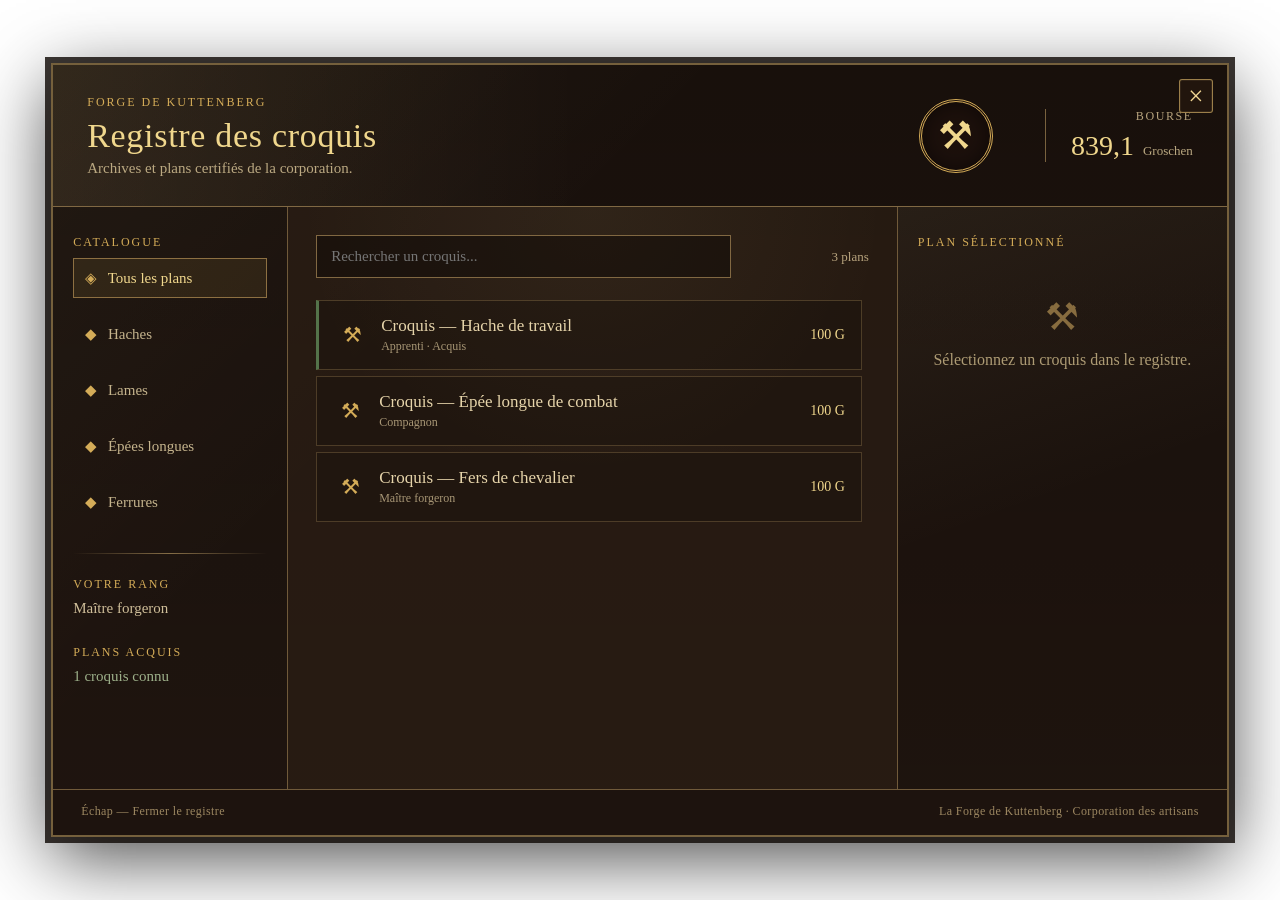
<file: kcRP/ui/forge-register/index.html>
<!doctype html>
<html lang="fr">
<head>
  <meta charset="utf-8">
  <meta name="viewport" content="width=device-width, initial-scale=1">
  <title>Registre de la Forge</title>
  <link rel="stylesheet" href="style.css">
</head>
<body>
  <main class="register">
    <header class="register__header">
      <section>
        <p class="eyebrow">Forge de Kuttenberg</p>
        <h1>Registre des croquis</h1>
        <p class="subtitle">Archives et plans certifiés de la corporation.</p>
      </section>

      <section class="seal" aria-label="Sceau de la Forge">
        <span>⚒</span>
      </section>

      <section class="purse">
        <span class="purse__label">Bourse</span>
        <strong id="player-money">—</strong>
        <span class="currency">Groschen</span>
      </section>
      <button
        id="close-button"
        class="close-button"
        type="button"
        aria-label="Fermer le registre"
        title="Fermer le registre"
      >
        ×
      </button>
    </header>

    <section class="register__body">
      <aside class="sidebar">
        <p class="section-label">Catalogue</p>

        <button class="filter active" data-filter="all">
          <span>◈</span> Tous les plans
        </button>

        <button class="filter" data-filter="axe">
          <span>◆</span> Haches
        </button>

        <button class="filter" data-filter="sword">
          <span>◆</span> Lames
        </button>

        <button class="filter" data-filter="longsword">
          <span>◆</span> Épées longues
        </button>

        <button class="filter" data-filter="horseshoe">
          <span>◆</span> Ferrures
        </button>

        <div class="sidebar__rule"></div>

        <p class="section-label">Votre rang</p>
        <p id="player-rank" class="rank">Membre de la Forge</p>

        <p class="section-label section-label--lower">Plans acquis</p>
        <p id="known-count" class="known-count">0 croquis connus</p>
      </aside>

      <section class="catalogue">
        <div class="catalogue__toolbar">
          <input
            id="search"
            type="search"
            placeholder="Rechercher un croquis..."
            autocomplete="off"
          >
          <span id="catalogue-count" class="catalogue-count">Catalogue en attente</span>
        </div>

        <div id="sketch-list" class="sketch-list">
          <div class="empty-state">
            <span>⚒</span>
            <p>Le registre attend les croquis de la forge.</p>
          </div>
        </div>
      </section>

      <aside class="detail">
        <p class="section-label">Plan sélectionné</p>

        <div id="detail-empty" class="detail-empty">
          <span>⚒</span>
          <p>Sélectionnez un croquis dans le registre.</p>
        </div>

        <div id="detail-content" class="detail-content hidden">
          <span id="detail-tier" class="tier-badge">Apprenti</span>
          <h2 id="detail-name">—</h2>
          <p id="detail-description">
            Croquis de forge certifié par la corporation de Kuttenberg.
          </p>

          <dl class="details">
            <div>
              <dt>Rang requis</dt>
              <dd id="detail-rank">—</dd>
            </div>
            <div>
              <dt>Prix</dt>
              <dd><span id="detail-price">—</span> Groschen</dd>
            </div>
            <div>
              <dt>Statut</dt>
              <dd id="detail-status">Disponible</dd>
            </div>
          </dl>

          <button id="buy-button" class="buy-button" disabled>
            Acheter le croquis
          </button>

          <p class="lore">
            « Un bon plan guide la main. Un bon forgeron le dépasse. »
          </p>
        </div>
      </aside>
    </section>

    <footer class="register__footer">
      <span>Échap — Fermer le registre</span>
      <span>La Forge de Kuttenberg · Corporation des artisans</span>
    </footer>
  </main>

  <script src="app.js"></script>
</body>
</html>
</file>
<file: kcRP/ui/forge-register/style.css>
:root {
  --ink: #1e1711;
  --paper: #d8c9a6;
  --paper-dark: #b9a47b;
  --leather: #261912;
  --leather-light: #3a281d;
  --iron: #50473c;
  --gold: #d4ac58;
  --gold-light: #f0d78d;
  --red: #873d2b;
  --green: #54734a;
  --muted: #82765f;
}

* {
  box-sizing: border-box;
}

html,
body {
  width: 100%;
  height: 100%;
  margin: 0;
  overflow: hidden;
}

body {
  color: var(--paper);
  font-family: Georgia, "Times New Roman", serif;
  background: transparent;
  user-select: none;
}

.register {
  width: min(1480px, 92vw);
  height: min(800px, 86vh);
  margin: 7vh auto;
  display: grid;
  grid-template-rows: 142px 1fr 46px;
  border: 2px solid #75603c;
  background:
    linear-gradient(135deg, rgba(255, 239, 194, .05), transparent 35%),
    linear-gradient(180deg, rgba(0, 0, 0, .22), transparent),
    var(--leather);
  box-shadow:
    0 0 0 6px rgba(18, 12, 8, .82),
    0 20px 70px rgba(0, 0, 0, .72);
}

.register__header {
  padding: 26px 34px;
  display: grid;
  grid-template-columns: 1fr 100px auto;
  align-items: center;
  gap: 26px;
  border-bottom: 1px solid #806843;
  background:
    linear-gradient(90deg, rgba(255, 224, 143, .08), transparent 45%),
    rgba(0, 0, 0, .2);
}

.eyebrow,
.section-label {
  margin: 0;
  color: var(--gold);
  font-size: 12px;
  letter-spacing: 2px;
  text-transform: uppercase;
}

h1,
h2,
p {
  margin-top: 0;
}

h1 {
  margin: 7px 0 5px;
  color: var(--gold-light);
  font-size: 34px;
  font-weight: normal;
  letter-spacing: .7px;
}

.subtitle {
  margin-bottom: 0;
  color: #bba982;
  font-size: 15px;
}

.seal {
  width: 74px;
  height: 74px;
  display: grid;
  place-items: center;
  border: 3px double var(--gold);
  border-radius: 50%;
  color: var(--gold-light);
  font-size: 39px;
  background: rgba(30, 18, 13, .6);
  box-shadow: inset 0 0 20px rgba(0, 0, 0, .5);
}

.purse {
  padding-left: 25px;
  border-left: 1px solid #79623e;
  text-align: right;
}

.purse__label {
  display: block;
  color: #b7a37d;
  font-size: 12px;
  letter-spacing: 1.6px;
  text-transform: uppercase;
}

.purse strong {
  display: inline-block;
  margin-top: 6px;
  color: var(--gold-light);
  font-size: 28px;
  font-weight: normal;
}

.currency {
  margin-left: 5px;
  color: #bba982;
  font-size: 13px;
}

.register__body {
  min-height: 0;
  display: grid;
  grid-template-columns: 235px minmax(360px, 1fr) 330px;
}

.sidebar,
.detail {
  padding: 28px 20px;
  background: rgba(15, 10, 8, .3);
}

.sidebar {
  border-right: 1px solid #705a3a;
}

.detail {
  border-left: 1px solid #705a3a;
  background:
    linear-gradient(160deg, rgba(232, 211, 161, .07), transparent 50%),
    rgba(15, 10, 8, .34);
}

.filter {
  width: 100%;
  margin: 8px 0;
  padding: 10px 11px;
  border: 1px solid transparent;
  color: #c5b48d;
  text-align: left;
  font: inherit;
  font-size: 15px;
  cursor: pointer;
  background: transparent;
}

.filter:hover,
.filter.active {
  border-color: #8d7042;
  color: var(--gold-light);
  background: rgba(208, 167, 76, .1);
}

.filter span {
  margin-right: 7px;
  color: var(--gold);
}

.sidebar__rule {
  height: 1px;
  margin: 23px 0;
  background: linear-gradient(90deg, transparent, #856d46, transparent);
}

.section-label--lower {
  margin-top: 28px;
}

.rank,
.known-count {
  margin: 8px 0 0;
  color: #cfbe99;
  font-size: 15px;
}

.known-count {
  color: #9db08a;
}

.catalogue {
  min-width: 0;
  padding: 28px;
  background:
    radial-gradient(circle at top, rgba(246, 223, 166, .05), transparent 45%),
    rgba(42, 29, 20, .64);
}

.catalogue__toolbar {
  display: flex;
  align-items: center;
  gap: 14px;
  margin-bottom: 16px;
}

#search {
  width: 100%;
  padding: 12px 14px;
  border: 1px solid #816842;
  outline: none;
  color: var(--paper);
  font: inherit;
  font-size: 15px;
  background: rgba(12, 8, 6, .46);
}

#search:focus {
  border-color: var(--gold);
  box-shadow: 0 0 0 2px rgba(212, 172, 88, .12);
}

.catalogue-count {
  min-width: 124px;
  color: #b7a37d;
  font-size: 13px;
  text-align: right;
}

.sketch-list {
  height: calc(100% - 58px);
  overflow-y: auto;
  padding-right: 7px;
}

.sketch-list::-webkit-scrollbar {
  width: 7px;
}

.sketch-list::-webkit-scrollbar-thumb {
  background: #76603e;
}

.sketch-row {
  width: 100%;
  margin: 6px 0;
  padding: 15px 16px;
  display: grid;
  grid-template-columns: 34px 1fr auto;
  align-items: center;
  gap: 12px;
  border: 1px solid rgba(146, 119, 76, .4);
  color: var(--paper);
  text-align: left;
  font: inherit;
  cursor: pointer;
  background: rgba(15, 10, 7, .25);
}

.sketch-row:hover,
.sketch-row.selected {
  border-color: #b18a45;
  background: rgba(207, 167, 78, .1);
}

.sketch-row.locked {
  opacity: .48;
}

.sketch-row.known {
  border-left: 3px solid var(--green);
}

.sketch-icon {
  color: var(--gold);
  font-size: 21px;
  text-align: center;
}

.sketch-name {
  display: block;
  color: #e6d4aa;
  font-size: 17px;
}

.sketch-meta {
  display: block;
  margin-top: 3px;
  color: #a79675;
  font-size: 12px;
}

.sketch-price {
  color: var(--gold-light);
  font-size: 14px;
  white-space: nowrap;
}

.empty-state,
.detail-empty {
  min-height: 180px;
  display: grid;
  place-content: center;
  color: #ad9b74;
  text-align: center;
}

.empty-state span,
.detail-empty span {
  margin-bottom: 12px;
  color: #876c3f;
  font-size: 38px;
}

.detail-content.hidden {
  display: none;
}

.tier-badge {
  display: inline-block;
  margin: 19px 0 14px;
  padding: 5px 9px;
  border: 1px solid #987a41;
  color: var(--gold-light);
  font-size: 12px;
  letter-spacing: 1px;
  text-transform: uppercase;
}

.detail h2 {
  margin-bottom: 12px;
  color: #ead8af;
  font-size: 26px;
  font-weight: normal;
}

.detail-content > p {
  color: #bca987;
  font-size: 15px;
  line-height: 1.55;
}

.details {
  margin: 27px 0;
  border-top: 1px solid #725d3c;
}

.details div {
  padding: 11px 0;
  display: flex;
  justify-content: space-between;
  border-bottom: 1px solid #725d3c;
}

.details dt {
  color: #9f8b67;
  font-size: 13px;
}

.details dd {
  margin: 0;
  color: #e4d1a6;
  font-size: 14px;
}

.buy-button {
  width: 100%;
  padding: 14px;
  border: 1px solid #b88e42;
  color: #20170d;
  font: inherit;
  font-size: 16px;
  cursor: pointer;
  background: linear-gradient(#e3c577, #aa7934);
}

.buy-button:hover:not(:disabled) {
  background: linear-gradient(#f0d993, #bd8e44);
}

.buy-button:disabled {
  cursor: not-allowed;
  opacity: .42;
}

.lore {
  margin-top: 26px !important;
  color: #8f7b59 !important;
  font-size: 13px !important;
  font-style: italic;
  text-align: center;
}

.register__footer {
  padding: 14px 28px;
  display: flex;
  justify-content: space-between;
  border-top: 1px solid #705a3a;
  color: #9c8761;
  font-size: 12px;
  letter-spacing: .4px;
  background: rgba(0, 0, 0, .24);
}

body.clickable {
  pointer-events: auto;
}

input,
button {
  pointer-events: auto;
}

.register__header {
  position: relative;
}

.close-button {
  position: absolute;
  top: 14px;
  right: 14px;
  z-index: 20;

  display: grid;
  place-items: center;

  width: 34px;
  height: 34px;
  padding: 0;

  border: 1px solid rgba(221, 185, 108, 0.65);
  border-radius: 3px;

  background: rgba(35, 23, 14, 0.9);
  box-shadow: inset 0 0 0 1px rgba(255, 225, 155, 0.08);

  color: #f1d693;
  font-family: Georgia, "Times New Roman", serif;
  font-size: 27px;
  font-weight: 400;
  line-height: 1;

  cursor: pointer;
  pointer-events: auto;
}

.close-button:hover {
  border-color: #ffe4a3;
  background: #713126;
  box-shadow:
    0 0 10px rgba(255, 190, 92, 0.25),
    inset 0 0 0 1px rgba(255, 230, 173, 0.22);

  color: #fff7df;
}

.close-button:active {
  transform: scale(0.93);
}
</file>
